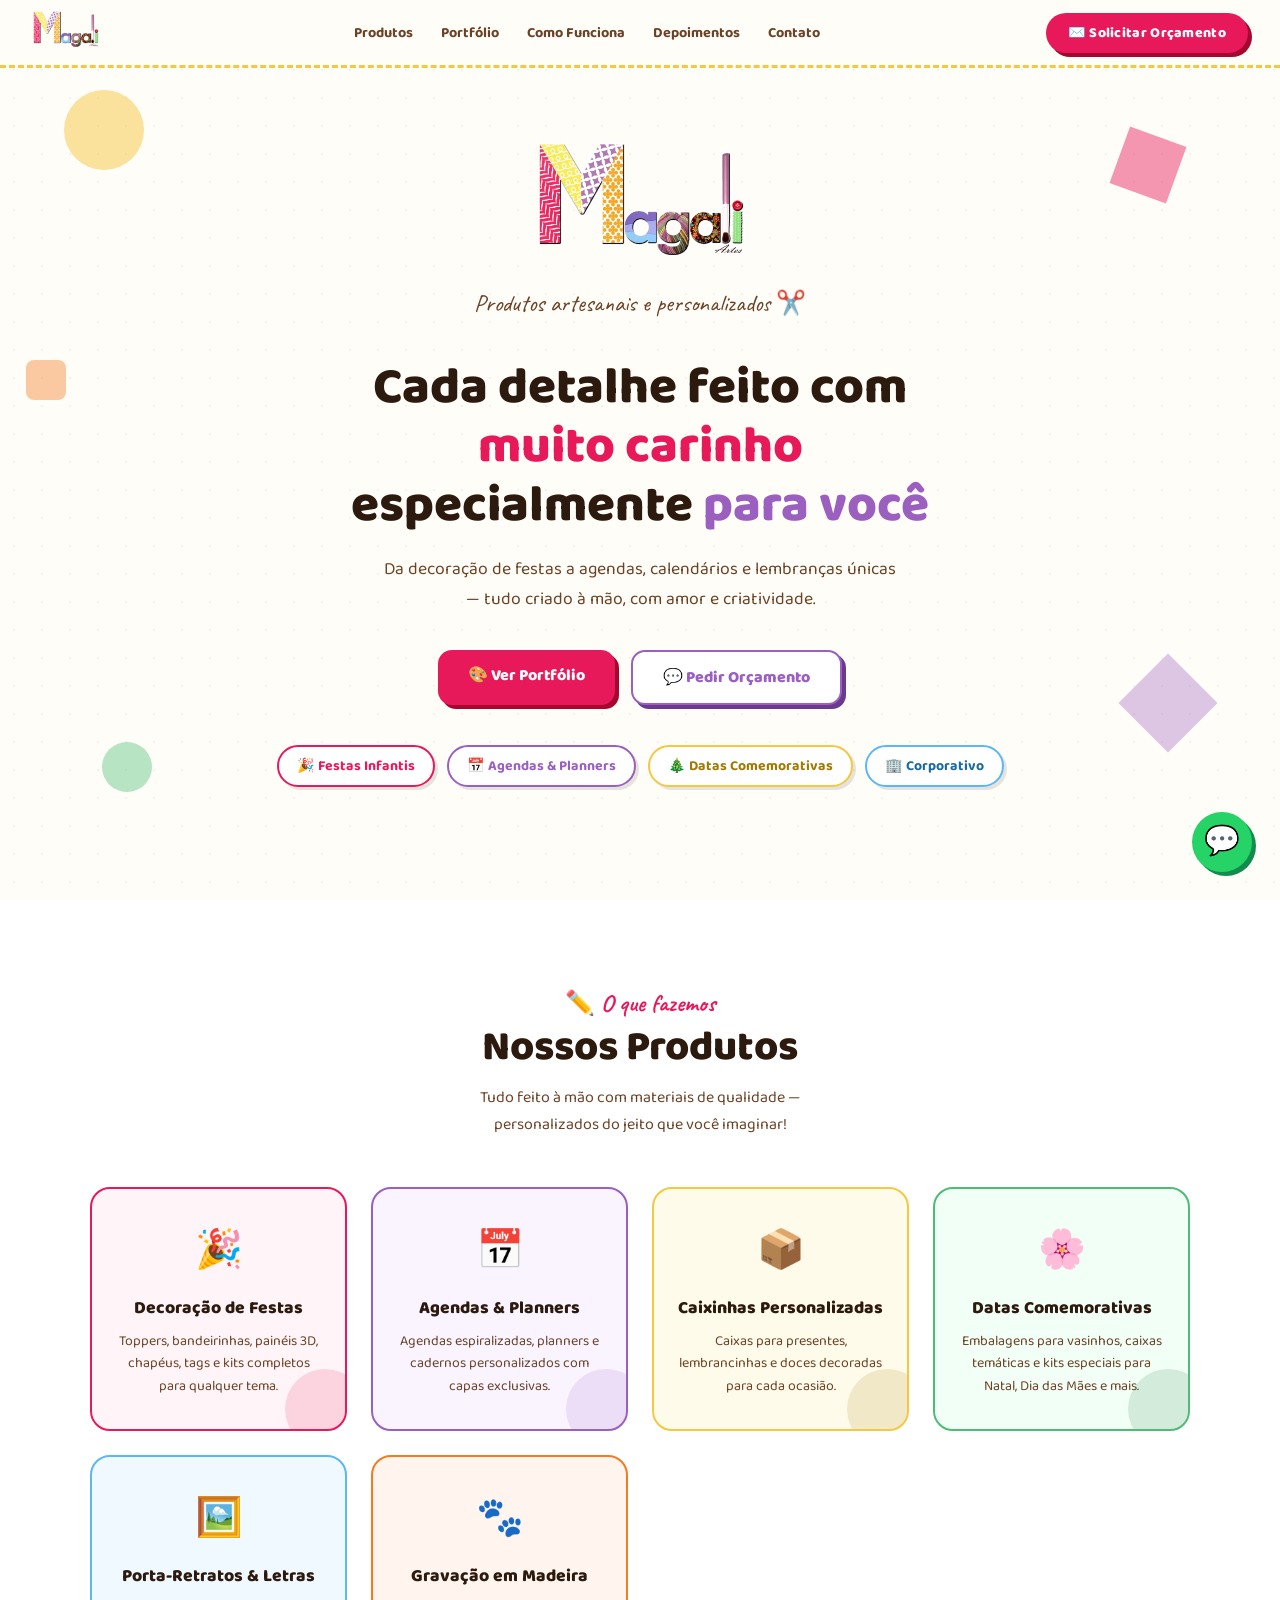
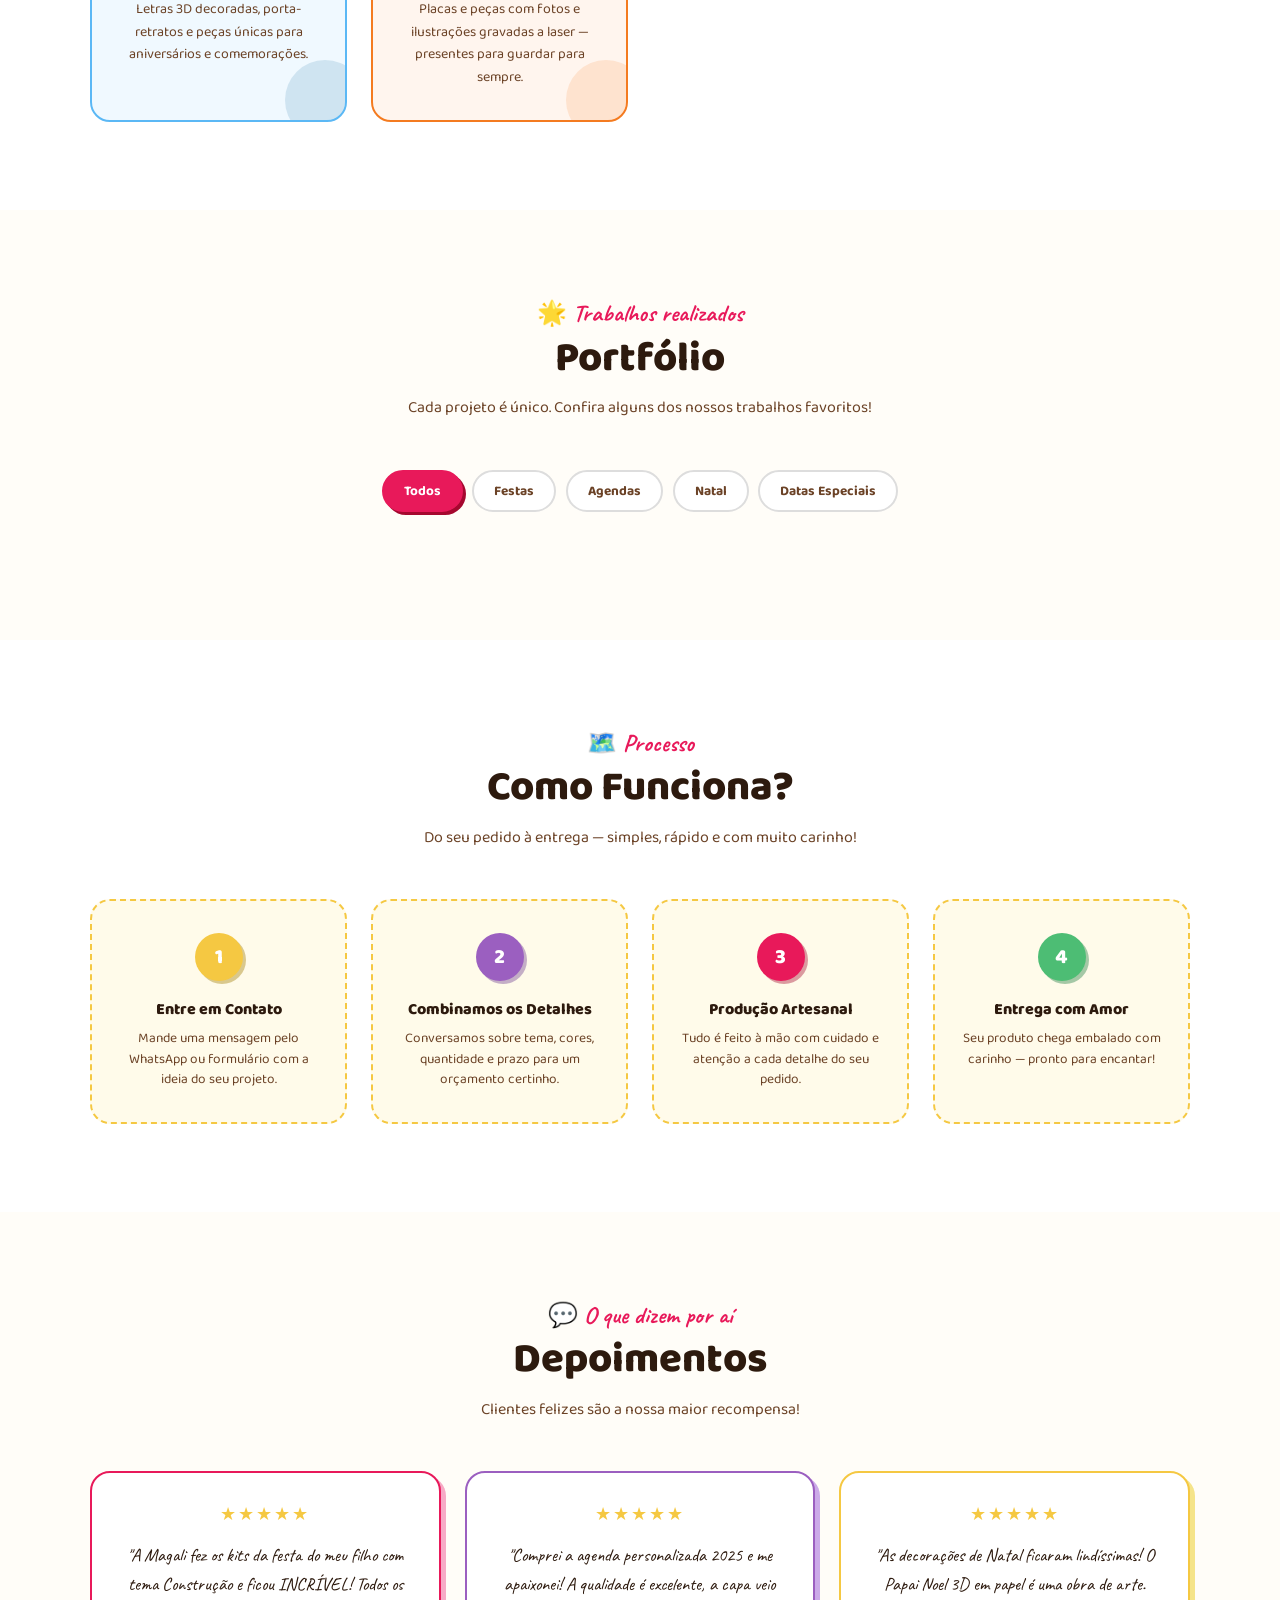
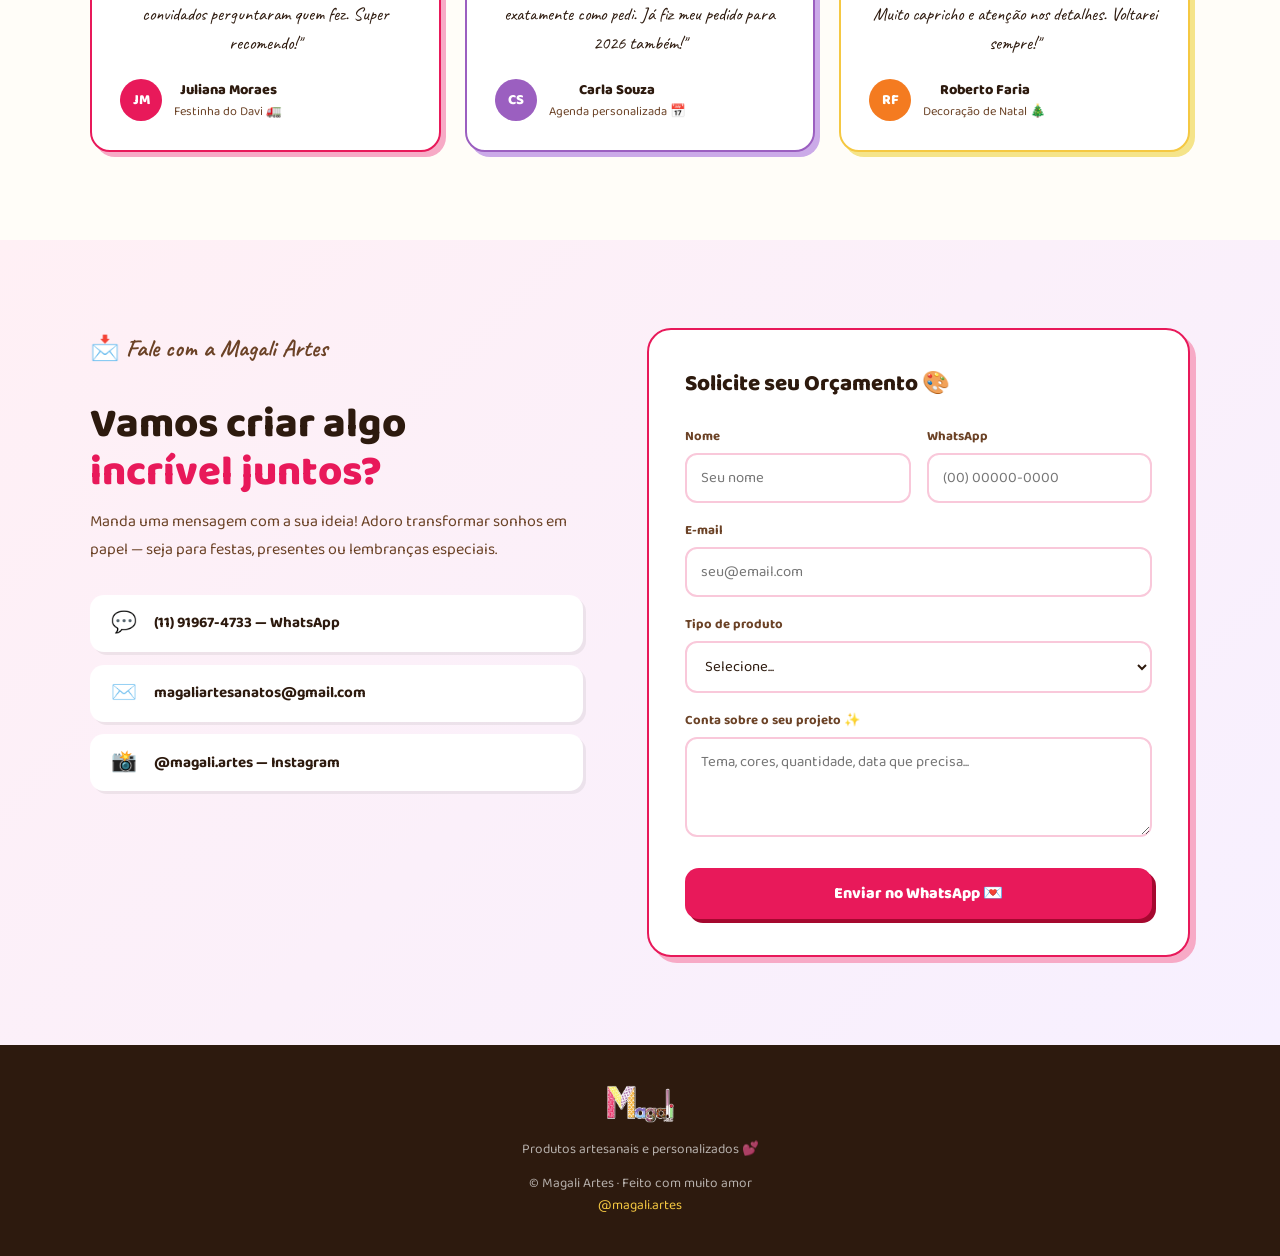
<file: index.html>
<!DOCTYPE html>
<html lang="pt-BR">
<link rel="stylesheet" href="css/style.css">
<head>
  <meta charset="UTF-8">
  <meta name="viewport" content="width=device-width, initial-scale=1.0">
  <link rel="icon" href="images/favicon.png" sizes="32x32" type="image/png">
  <link rel="icon" href="images/favicon.png" sizes="16x16" type="image/png">
  <title>Magali Artes – Personalizados</title>
  <link href="https://fonts.googleapis.com/css2?family=Baloo+2:wght@400;600;700;800&family=Caveat:wght@400;700&display=swap" rel="stylesheet">
</head>
<body>

<!-- NAV -->
<nav>
  <a href="#inicio"><img class="nav-logo" src="images/logo_semfundo_comborda.png">
    <ul class="nav-links">
    <li><a href="#produtos">Produtos</a></li>
    <li><a href="#portfolio">Portfólio</a></li>
    <li><a href="#como">Como Funciona</a></li>
    <li><a href="#depoimentos">Depoimentos</a></li>
    <li><a href="#contato">Contato</a></li>
  </ul>
  </a>
  <a href="#contato" class="nav-cta">✉️ Solicitar Orçamento</a>
</nav>

<!-- HERO -->
<section class="hero" id="inicio">
  <div class="hero-shape hs1"></div>
  <div class="hero-shape hs2"></div>
  <div class="hero-shape hs3"></div>
  <div class="hero-shape hs4"></div>
  <div class="hero-shape hs5"></div>
  <div class="hero-inner">
    <img class="hero-logo" src="images/logo_semfundo_comborda.png">
      <p class="hero-tagline">Produtos artesanais e personalizados ✂️</p>
    <h1>Cada detalhe feito com <span class="c-rosa"><br>muito carinho</span><br>especialmente <span class="c-roxo">para você</span></h1>
    <p>Da decoração de festas a agendas, calendários e lembranças únicas — tudo criado à mão, com amor e criatividade.</p>
    <div class="hero-btns">
      <a href="#portfolio" class="btn-rosa">🎨 Ver Portfólio</a>
      <a href="#contato" class="btn-branco">💬 Pedir Orçamento</a>
    </div>
    <div class="chips">
      <span class="chip chip-rosa">🎉 Festas Infantis</span>
      <span class="chip chip-roxo">📅 Agendas & Planners</span>
      <span class="chip chip-amarelo">🎄 Datas Comemorativas</span>
      <span class="chip chip-azul">🏢 Corporativo</span>
    </div>
  </div>
</section>

<!-- PRODUTOS -->
<section class="produtos" id="produtos">
  <div class="container center">
    <p class="sec-label">✏️ O que fazemos</p>
    <h2 class="sec-title">Nossos Produtos</h2>
    <p class="sec-sub">Tudo feito à mão com materiais de qualidade — <br>personalizados do jeito que você imaginar!</p>
    <div class="produtos-grid">
      <a href="decoracaofesta.html" class="prod-card pc-rosa">
        <span class="prod-emoji">🎉</span>
        <h3>Decoração de Festas</h3>
        <p>Toppers, bandeirinhas, painéis 3D, chapéus, tags e kits completos para qualquer tema.</p>
      
      </a>
      <div class="prod-card pc-roxo">
        <span class="prod-emoji">📅</span>
        <h3>Agendas & Planners</h3>
        <p>Agendas espiralizadas, planners e cadernos personalizados com capas exclusivas.</p>
      </div>
      <div class="prod-card pc-amarelo">
        <span class="prod-emoji">📦</span>
        <h3>Caixinhas Personalizadas</h3>
        <p>Caixas para presentes, lembrancinhas e doces decoradas para cada ocasião.</p>
      </div>
      <div class="prod-card pc-verde">
        <span class="prod-emoji">🌸</span>
        <h3>Datas Comemorativas</h3>
        <p>Embalagens para vasinhos, caixas temáticas e kits especiais para Natal, Dia das Mães e mais.</p>
      </div>
      <div class="prod-card pc-azul">
        <span class="prod-emoji">🖼️</span>
        <h3>Porta-Retratos & Letras</h3>
        <p>Letras 3D decoradas, porta-retratos e peças únicas para aniversários e comemorações.</p>
      </div>
      <div class="prod-card pc-laranja">
        <span class="prod-emoji">🐾</span>
        <h3>Gravação em Madeira</h3>
        <p>Placas e peças com fotos e ilustrações gravadas a laser — presentes para guardar para sempre.</p>
      </div>
    </div>
  </div>
</section>

<!-- PORTFÓLIO -->
<section class="portfolio" id="portfolio">
  <div class="container center">
    <p class="sec-label">🌟 Trabalhos realizados</p>
    <h2 class="sec-title">Portfólio</h2>
    <p class="sec-sub">Cada projeto é único. Confira alguns dos nossos trabalhos favoritos!</p>
    <div class="filtros">
      <button class="filtro ativo" onclick="filtrar(this,'todos')">Todos</button>
      <button class="filtro" onclick="filtrar(this,'festa')">Festas</button>
      <button class="filtro" onclick="filtrar(this,'agenda')">Agendas</button>
      <button class="filtro" onclick="filtrar(this,'natal')">Natal</button>
      <button class="filtro" onclick="filtrar(this,'especial')">Datas Especiais</button>
    </div>
    <div class="port-grid" id="port-grid"></div>
  </div>
</section>

<!-- COMO FUNCIONA -->
<section class="como" id="como">
  <div class="container center">
    <p class="sec-label">🗺️ Processo</p>
    <h2 class="sec-title">Como Funciona?</h2>
    <p class="sec-sub">Do seu pedido à entrega — simples, rápido e com muito carinho!</p>
    <div class="passos">
      <div class="passo">
        <div class="passo-num">1</div>
        <h4>Entre em Contato</h4>
        <p>Mande uma mensagem pelo WhatsApp ou formulário com a ideia do seu projeto.</p>
      </div>
      <div class="passo">
        <div class="passo-num" style="background:var(--roxo);box-shadow:3px 3px 0 rgba(107,58,143,.4)">2</div>
        <h4>Combinamos os Detalhes</h4>
        <p>Conversamos sobre tema, cores, quantidade e prazo para um orçamento certinho.</p>
      </div>
      <div class="passo">
        <div class="passo-num" style="background:var(--rosa);box-shadow:3px 3px 0 rgba(165,8,47,.4)">3</div>
        <h4>Produção Artesanal</h4>
        <p>Tudo é feito à mão com cuidado e atenção a cada detalhe do seu pedido.</p>
      </div>
      <div class="passo">
        <div class="passo-num" style="background:var(--verde);box-shadow:3px 3px 0 rgba(30,122,64,.4)">4</div>
        <h4>Entrega com Amor</h4>
        <p>Seu produto chega embalado com carinho — pronto para encantar!</p>
      </div>
    </div>
  </div>
</section>

<!-- DEPOIMENTOS -->
<section class="depos" id="depoimentos">
  <div class="container center">
    <p class="sec-label">💬 O que dizem por aí</p>
    <h2 class="sec-title">Depoimentos</h2>
    <p class="sec-sub">Clientes felizes são a nossa maior recompensa!</p>
    <div class="depos-grid">
      <div class="depo d1">
        <div class="stars">★★★★★</div>
        <p class="depo-txt">"A Magali fez os kits da festa do meu filho com tema Construção e ficou INCRÍVEL! Todos os convidados perguntaram quem fez. Super recomendo!"</p>
        <div class="depo-autor">
          <div class="ava" style="background:var(--rosa)">JM</div>
          <div><p class="depo-nome">Juliana Moraes</p><p class="depo-desc">Festinha do Davi 🚛</p></div>
        </div>
      </div>
      <div class="depo d2">
        <div class="stars">★★★★★</div>
        <p class="depo-txt">"Comprei a agenda personalizada 2025 e me apaixonei! A qualidade é excelente, a capa veio exatamente como pedi. Já fiz meu pedido para 2026 também!"</p>
        <div class="depo-autor">
          <div class="ava" style="background:var(--roxo)">CS</div>
          <div><p class="depo-nome">Carla Souza</p><p class="depo-desc">Agenda personalizada 📅</p></div>
        </div>
      </div>
      <div class="depo d3">
        <div class="stars">★★★★★</div>
        <p class="depo-txt">"As decorações de Natal ficaram lindíssimas! O Papai Noel 3D em papel é uma obra de arte. Muito capricho e atenção nos detalhes. Voltarei sempre!"</p>
        <div class="depo-autor">
          <div class="ava" style="background:var(--laranja)">RF</div>
          <div><p class="depo-nome">Roberto Faria</p><p class="depo-desc">Decoração de Natal 🎄</p></div>
        </div>
      </div>
    </div>
  </div>
</section>

<!-- CONTATO -->
<section class="contato" id="contato">
  <div class="container">
    <div class="contato-grid">
      <div class="contato-info">
        <p class="sec-label">📩 Fale com a Magali Artes</p>
        <h2 class="sec-title" style="text-align:left">Vamos criar algo<br><em style="color:var(--rosa);font-style:normal">incrível juntos?</em></h2>
        <p>Manda uma mensagem com a sua ideia! Adoro transformar sonhos em papel — seja para festas, presentes ou lembranças especiais.</p>
        <div class="clinks">
          <a class="clink" href="https://wa.me/5511919674733" target="_blank">
            <span class="clink-ico">💬</span>
            <span>(11) 91967-4733 — WhatsApp</span>
          </a>
          <a class="clink" href="mailto:magaliartesanatos@gmail.com">
            <span class="clink-ico">✉️</span>
            <span>magaliartesanatos@gmail.com</span>
          </a>
          <a class="clink" href="https://instagram.com/magali.artes" target="_blank">
            <span class="clink-ico">📸</span>
            <span>@magali.artes — Instagram</span>
          </a>
        </div>
      </div>
      <div class="form-box">
        <h3>Solicite seu Orçamento 🎨</h3>
        <div class="fr">
          <div class="fg"><label>Nome</label><input type="text" placeholder="Seu nome" id="f-nome"></div>
          <div class="fg"><label>WhatsApp</label><input type="tel" placeholder="(00) 00000-0000" required pattern="\(\d{2}\)\s\d{5}-\d{4}" id="f-tel"></div>
        </div>
        <div class="fg"><label>E-mail</label><input type="email" placeholder="seu@email.com" id="f-email"></div>
        <div class="fg">
          <label>Tipo de produto</label>
          <select id="f-tipo">
            <option value="">Selecione...</option>
            <option>Decoração de festa infantil</option>
            <option>Agenda ou planner personalizado</option>
            <option>Caixinhas e embalagens</option>
            <option>Decoração de Natal</option>
            <option>Dia das Mães / Namorados</option>
            <option>Gravação em madeira</option>
            <option>Letras 3D decoradas</option>
            <option>Outro (vou descrever abaixo)</option>
          </select>
        </div>
        <div class="fg">
          <label>Conta sobre o seu projeto ✨</label>
          <textarea id="f-msg" placeholder="Tema, cores, quantidade, data que precisa..."></textarea>
        </div>
        <button class="form-btn" onclick="enviar()">Enviar no WhatsApp 💌</button>
      </div>
    </div>
  </div>
</section>

<!-- FOOTER -->
<footer>
  <img class="footer-logo" src="images/logo_semfundo_comborda.png">
    <p>Produtos artesanais e personalizados 💕</p>
  <p style="margin-top:.75rem">© <span id="ano"></span> Magali Artes · Feito com muito amor<br>
    <a href="https://instagram.com/magali.artes" target="_blank">@magali.artes</a>
  </p>
</footer>

<a class="wa-btn" href="https://wa.me/5511919674733" target="_blank" title="WhatsApp">💬</a>
<div id="toast">Abrindo WhatsApp... 💌</div>
</body>
</html>
</file>
<file: css/style.css>
*,*::before,*::after{box-sizing:border-box;margin:0;padding:0}
:root{
  --rosa:#E8195A;
  --rosa-claro:#FFF0F5;
  --amarelo:#F5C842;
  --amarelo-claro:#FFFBEA;
  --roxo:#9B5FC0;
  --roxo-claro:#F7F0FF;
  --laranja:#F47B20;
  --verde:#4DBD74;
  --azul:#5BB8F5;
  --branco:#FFFFFF;
  --creme:#FFFDF8;
  --texto:#2D1A0E;
  --texto-medio:#6B4226;
  --borda-pontilhada: 3px dashed;
}
html{scroll-behavior:smooth}
body{font-family:'Baloo 2',cursive;color:var(--texto);background:var(--creme);overflow-x:hidden;cursor:default}

/* padrão de fundo pontilhado */
body::before{
  content:'';position:fixed;inset:0;z-index:-1;
  background-image:radial-gradient(circle,#ddd 1px,transparent 1px);
  background-size:28px 28px;
  opacity:.35;
}

/* ── NAV ── */
nav{
  position:fixed;top:0;left:0;right:0;z-index:200;
  background:rgba(255,253,248,.95);
  backdrop-filter:blur(10px);
  border-bottom:3px dashed var(--amarelo);
  padding:0 2rem;
  display:flex;align-items:center;justify-content:space-between;
  height:68px;
}
.nav-logo{
  height:38px;
  width:auto;
}
.nav-links{display:flex;gap:1.75rem;list-style:none}
.nav-links a{
  text-decoration:none;font-weight:700;font-size:.9rem;
  color:var(--texto-medio);
  position:relative;transition:color .2s;
  padding-bottom:2px;
}
.nav-links a::after{
  content:'';position:absolute;bottom:0;left:0;width:0;height:2px;
  background:var(--rosa);border-radius:2px;transition:width .25s;
}
.nav-links a:hover{color:var(--rosa)}
.nav-links a:hover::after{width:100%}
.nav-cta{
  background:var(--rosa);color:white;
  padding:9px 22px;border-radius:50px;
  font-weight:800;font-size:.88rem;
  text-decoration:none;
  box-shadow:4px 4px 0 #A5082F;
  transition:transform .15s,box-shadow .15s;
  letter-spacing:.3px;
}
.nav-cta:hover{transform:translate(-2px,-2px);box-shadow:6px 6px 0 #A5082F}
.nav-cta:active{transform:translate(2px,2px);box-shadow:2px 2px 0 #A5082F}

/* ── HERO ── */
.hero{
  min-height:100vh;
  background:none;
  display:flex;align-items:center;justify-content:center;
  padding:90px 2rem 4rem;
  position:relative;overflow:hidden;
  text-align:center;
}
/* decorações geométricas do hero */
.hero-shape{position:absolute;pointer-events:none}
.hs1{top:10%;left:5%;width:80px;height:80px;background:var(--amarelo);border-radius:50%;opacity:.5;animation:boing 3s ease-in-out infinite}
.hs2{top:15%;right:8%;width:60px;height:60px;background:var(--rosa);transform:rotate(20deg);opacity:.45;animation:boing 3.5s ease-in-out infinite .5s}
.hs3{bottom:12%;left:8%;width:50px;height:50px;background:var(--verde);border-radius:50%;opacity:.4;animation:boing 4s ease-in-out infinite 1s}
.hs4{bottom:18%;right:6%;width:70px;height:70px;background:var(--roxo);transform:rotate(45deg);opacity:.35;animation:boing 3.2s ease-in-out infinite .8s}
.hs5{top:40%;left:2%;width:40px;height:40px;background:var(--laranja);border-radius:8px;opacity:.4;animation:boing 2.8s ease-in-out infinite .3s}
@keyframes boing{0%,100%{transform:scale(1) rotate(0deg)}50%{transform:scale(1.15) rotate(8deg)}}

.hero-inner{position:relative;max-width:800px}
.hero-logo{
  max-height:120px;   /* controla pela altura */
  width:auto;         /* mantém proporção */
  display:block;
  margin:0 auto 1.5rem;
}
.hero-tagline{
  font-family:'Caveat',cursive;
  font-size:clamp(1rem,2.5vw,1.5rem) !important;
  color:var(--texto-medio);margin-bottom:.5rem;
}
.hero h1{
  font-size:clamp(2rem,5vw,3.2rem);
  font-weight:800;line-height:1.15;
  color:var(--texto);margin-bottom:1.2rem;
}
.hero h1 .c-rosa{color:var(--rosa)}
.hero h1 .c-roxo{color:var(--roxo)}
.hero p{
  font-size:1.1rem;color:var(--texto-medio);
  line-height:1.7;max-width:520px;margin:0 auto 2.2rem;
}
.hero-btns{display:flex;gap:1rem;justify-content:center;flex-wrap:wrap}
.btn-rosa{
  background:var(--rosa);color:white;
  padding:13px 30px;border-radius:14px;
  font-family:'Baloo 2',cursive;font-weight:800;font-size:1rem;
  text-decoration:none;
  box-shadow:4px 4px 0 #A5082F;
  transition:transform .15s,box-shadow .15s;
}
.btn-rosa:hover{transform:translate(-2px,-2px);box-shadow:6px 6px 0 #A5082F}
.btn-branco{
  background:white;color:var(--roxo);
  border:2.5px solid var(--roxo);
  padding:13px 30px;border-radius:14px;
  font-family:'Baloo 2',cursive;font-weight:800;font-size:1rem;
  text-decoration:none;
  box-shadow:4px 4px 0 #6B3A8F;
  transition:transform .15s,box-shadow .15s;
}
.btn-branco:hover{transform:translate(-2px,-2px);box-shadow:6px 6px 0 #6B3A8F;background:var(--roxo-claro)}

.chips{display:flex;gap:.75rem;justify-content:center;flex-wrap:wrap;margin-top:2.5rem}
.chip{
  background:white;border-radius:50px;
  padding:8px 18px;
  font-weight:700;font-size:.88rem;
  box-shadow:3px 3px 0 rgba(0,0,0,.1);
  border:2px solid transparent;
}
.chip-rosa{border-color:var(--rosa);color:var(--rosa)}
.chip-amarelo{border-color:var(--amarelo);color:#A07A00}
.chip-roxo{border-color:var(--roxo);color:var(--roxo)}
.chip-verde{border-color:var(--verde);color:#1E7A40}
.chip-azul{border-color:var(--azul);color:#1A6AA0}

/* ── SECTIONS ── */
section{padding:5.5rem 2rem}
.container{max-width:1100px;margin:0 auto}
.sec-label{
  font-family:'Caveat',cursive;
  font-size:1.5rem;font-weight:700;
  color:var(--rosa);margin-bottom:.4rem;
}
.sec-title{
  font-size:clamp(1.8rem,3.5vw,2.6rem);
  font-weight:800;line-height:1.15;color:var(--texto);
  margin-bottom:.75rem;
}
.sec-sub{
  font-size:1rem;color:var(--texto-medio);
  line-height:1.7;max-width:520px;margin:0 auto 3rem;
  white-space: nowrap;
  display: inline-block;
  width: fit-content;
}
.center{text-align:center}

/* ── PRODUTOS ── */
.produtos{background:white}
.produtos-grid{
  display:grid;
  grid-template-columns:repeat(auto-fit,minmax(230px,1fr));
  gap:1.5rem;
}
.prod-card{
  border-radius:20px;padding:2rem 1.5rem;
  border:2.5px solid;
  transition:transform .2s,box-shadow .2s;
  position:relative;overflow:hidden;
  text-decoration:none;
  color:inherit;
}
.prod-card::before{
  content:'';position:absolute;bottom:-20px;right:-20px;
  width:80px;height:80px;border-radius:50%;opacity:.15;
  background:currentColor;
}
.prod-card:hover{transform:translate(-3px,-3px)}
.pc-rosa{border-color:var(--rosa);background:#FFF5F8;color:var(--rosa)}
.pc-rosa:hover{box-shadow:6px 6px 0 var(--rosa)}
.pc-amarelo{border-color:var(--amarelo);background:#FFFBEA;color:#A07A00}
.pc-amarelo:hover{box-shadow:6px 6px 0 var(--amarelo)}
.pc-roxo{border-color:var(--roxo);background:#F9F4FF;color:var(--roxo)}
.pc-roxo:hover{box-shadow:6px 6px 0 var(--roxo)}
.pc-verde{border-color:var(--verde);background:#F2FFF7;color:#1E7A40}
.pc-verde:hover{box-shadow:6px 6px 0 var(--verde)}
.pc-laranja{border-color:var(--laranja);background:#FFF5EE;color:var(--laranja)}
.pc-laranja:hover{box-shadow:6px 6px 0 var(--laranja)}
.pc-azul{border-color:var(--azul);background:#F0F9FF;color:#1A6AA0}
.pc-azul:hover{box-shadow:6px 6px 0 var(--azul)}

.prod-emoji{font-size:2.4rem;margin-bottom:.75rem;display:block}
.prod-card h3{font-size:1.1rem;font-weight:800;color:var(--texto);margin-bottom:.5rem}
.prod-card p{font-size:.88rem;color:var(--texto-medio);line-height:1.6}

.mini-grid{
  display:flex;
  flex-wrap:wrap;
  gap:1rem;
  justify-content:center;
  margin-top:2rem;
}
.mini-grid a,
.mini-grid a:hover,
.mini-grid a:visited{
  text-decoration:none;
  color:inherit;
}
.mini-card{
  width:140px;
  padding:.7rem;
  min-height:auto;
  border-radius:14px;
}

.mini-card .prod-emoji{
  font-size:1.3rem;
  margin-bottom:.3rem;
}

.mini-card h3{
  font-size:.8rem;
  line-height:1.2;
}

.mini-card p{
  display:none;
}

.mini-card.ativo{
  transform:scale(1.05);
  box-shadow:0 0 0 3px rgba(0,0,0,.08);
}
  
.categoria-header{
  text-align:center;
  margin:2rem auto 1.5rem;
  max-width:700px;
}

.categoria-tag{
  color:var(--rosa);
  font-weight:700;
  margin-bottom:.5rem;
}

.categoria-header h1{
  font-size:clamp(1.5rem,3vw,2.2rem);
  margin-bottom:.7rem;
}

.categoria-header p{
  color:var(--texto-medio);
  line-height:1.7;
}
.galeria{
  display:grid;
  grid-template-columns:repeat(auto-fit,minmax(250px,1fr));
  gap:1.2rem;
  margin-top:3rem;
}

.foto{
  overflow:hidden;
  border-radius:20px;
  background:white;
  box-shadow:4px 4px 12px rgba(0,0,0,.08);
  transition:transform .2s;
}

.foto:hover{
  transform:translateY(-4px);
}

.foto img{
  width:100%;
  height:100%;
  object-fit:cover;
  display:block;
}
  
  
/* ── PORTFÓLIO ── */
.portfolio{background:var(--creme)}
.filtros{display:flex;gap:.6rem;justify-content:center;flex-wrap:wrap;margin-bottom:2.5rem}
.filtro{
  padding:8px 20px;border-radius:50px;
  border:2.5px solid #ddd;
  background:white;color:var(--texto-medio);
  font-family:'Baloo 2',cursive;font-weight:700;font-size:.85rem;
  cursor:pointer;transition:all .2s;
}
.filtro.ativo,.filtro:hover{
  background:var(--rosa);color:white;border-color:var(--rosa);
  box-shadow:3px 3px 0 #A5082F;
}
.port-grid{
  display:grid;
  grid-template-columns:repeat(auto-fill,minmax(250px,1fr));
  gap:1.25rem;
}
.port-item{
  border-radius:18px;overflow:hidden;
  aspect-ratio:4/3;position:relative;
  cursor:pointer;
  border:2.5px solid white;
  box-shadow:4px 4px 0 rgba(0,0,0,.1);
  transition:transform .25s,box-shadow .25s;
}
.port-item:hover{transform:translate(-3px,-3px);box-shadow:7px 7px 0 rgba(0,0,0,.15)}
.port-bg{
  width:100%;height:100%;
  display:flex;flex-direction:column;
  align-items:center;justify-content:center;gap:.6rem;
}
.port-em{font-size:2.8rem;filter:drop-shadow(2px 2px 0 rgba(0,0,0,.2))}
.port-txt{font-weight:800;font-size:.95rem;color:white;text-align:center;
  padding:0 .75rem;text-shadow:1px 1px 3px rgba(0,0,0,.3)}
.port-overlay{
  position:absolute;inset:0;
  background:rgba(45,26,14,.55);
  display:flex;align-items:center;justify-content:center;
  opacity:0;transition:opacity .3s;border-radius:16px;
}
.port-item:hover .port-overlay{opacity:1}
.port-overlay span{
  color:white;font-weight:800;font-size:.95rem;
  background:rgba(255,255,255,.2);
  padding:10px 22px;border-radius:50px;
  border:2px solid rgba(255,255,255,.6);
}

/* ── COMO FUNCIONA ── */
.como{background:white}
.passos{
  display:grid;
  grid-template-columns:repeat(auto-fit,minmax(200px,1fr));
  gap:1.5rem;
  counter-reset:passos;
}
.passo{
  text-align:center;padding:2rem 1.5rem;
  border-radius:20px;
  border:2.5px dashed var(--amarelo);
  background:var(--amarelo-claro);
  position:relative;
}
.passo-num{
  width:48px;height:48px;border-radius:50%;
  background:var(--amarelo);
  display:flex;align-items:center;justify-content:center;
  font-weight:800;font-size:1.3rem;color:white;
  margin:0 auto 1rem;
  box-shadow:3px 3px 0 rgba(160,122,0,.4);
}
.passo h4{font-size:1rem;font-weight:800;color:var(--texto);margin-bottom:.4rem}
.passo p{font-size:.85rem;color:var(--texto-medio);line-height:1.5}

/* ── DEPOIMENTOS ── */
.depos{background:var(--creme)}
.depos-grid{
  display:grid;
  grid-template-columns:repeat(auto-fit,minmax(280px,1fr));
  gap:1.5rem;
}
.depo{
  background:white;border-radius:20px;
  padding:1.75rem;
  border:2.5px solid;
  box-shadow:5px 5px 0;
}
.d1{border-color:var(--rosa);box-shadow-color:var(--rosa)/* unsupported – set below */}
.d1{box-shadow:5px 5px 0 #f7aac6}
.d2{border-color:var(--roxo);box-shadow:5px 5px 0 #cbaae8}
.d3{border-color:var(--amarelo);box-shadow:5px 5px 0 #f5e48a}
.stars{font-size:1.1rem;color:var(--amarelo);letter-spacing:2px;margin-bottom:.75rem}
.depo-txt{font-family:'Caveat',cursive;font-size:1.15rem;color:var(--texto);
  line-height:1.6;margin-bottom:1.2rem}
.depo-autor{display:flex;align-items:center;gap:.75rem}
.ava{
  width:42px;height:42px;border-radius:50%;
  display:flex;align-items:center;justify-content:center;
  font-weight:800;font-size:.9rem;color:white;
  flex-shrink:0;
}
.depo-nome{font-weight:800;font-size:.9rem}
.depo-desc{font-size:.78rem;color:var(--texto-medio)}

/* ── CONTATO ── */
.contato{
  background:linear-gradient(135deg,#FFF0F5 0%,#F7F0FF 100%);
}
.contato-grid{
  display:grid;grid-template-columns:1fr 1.1fr;
  gap:4rem;align-items:start;
}
@media(max-width:760px){
  .contato-grid{grid-template-columns:1fr;gap:2.5rem}
  .nav-links{display:none}
  .passos{grid-template-columns:1fr 1fr}
}
.contato-info .sec-title{text-align:left}
.contato-info p{color:var(--texto-medio);line-height:1.7;margin-bottom:2rem}
.clinks{display:flex;flex-direction:column;gap:.8rem}
.clink{
  display:flex;align-items:center;gap:.75rem;
  text-decoration:none;color:var(--texto);
  font-weight:700;font-size:.95rem;
  padding:10px 14px;border-radius:14px;
  background:white;
  border:2px solid transparent;
  transition:border-color .2s,transform .15s;
  box-shadow:3px 3px 0 rgba(0,0,0,.06);
}
.clink:hover{border-color:var(--rosa);transform:translate(-2px,-2px)}
.clink-ico{font-size:1.3rem;width:36px;text-align:center}

.form-box{
  background:white;border-radius:24px;
  padding:2.25rem;
  border:2.5px solid var(--rosa);
  box-shadow:6px 6px 0 #f7aac6;
}
.form-box h3{
  font-size:1.4rem;font-weight:800;
  color:var(--texto);margin-bottom:1.5rem;
}
.fg{margin-bottom:1.1rem}
.fg label{display:block;font-weight:700;font-size:.82rem;
  color:var(--texto-medio);margin-bottom:.35rem}
.fg input,.fg select,.fg textarea{
  width:100%;padding:11px 14px;
  border:2px solid #F9C8DA;border-radius:12px;
  font-family:'Baloo 2',cursive;font-size:.93rem;color:var(--texto);
  background:white;outline:none;
  transition:border-color .2s,box-shadow .2s;
}
.fg input:focus,.fg select:focus,.fg textarea:focus{
  border-color:var(--rosa);
  box-shadow:0 0 0 3px rgba(232,25,90,.12);
}
.fg textarea{resize:vertical;min-height:100px}
.fr{display:grid;grid-template-columns:1fr 1fr;gap:1rem}
.form-btn{
  width:100%;background:var(--rosa);color:white;border:none;
  padding:13px;border-radius:14px;
  font-family:'Baloo 2',cursive;font-size:1rem;font-weight:800;
  cursor:pointer;
  box-shadow:4px 4px 0 #A5082F;
  transition:transform .15s,box-shadow .15s;
  margin-top:.35rem;
}
.form-btn:hover{transform:translate(-2px,-2px);box-shadow:6px 6px 0 #A5082F}
.form-btn:active{transform:translate(2px,2px);box-shadow:2px 2px 0 #A5082F}

/* ── FOOTER ── */
footer{
  background:var(--texto);color:rgba(255,255,255,.65);
  text-align:center;padding:2.5rem 2rem;
}
.footer-logo{
  height:38px;
  width:auto;
}
footer p{font-size:.85rem;margin-top:.4rem}
footer a{color:var(--amarelo);text-decoration:none}

/* ── WHATSAPP ── */
.wa-btn{
  position:fixed;bottom:1.75rem;right:1.75rem;z-index:300;
  width:60px;height:60px;border-radius:50%;
  background:#25D366;color:white;
  display:flex;align-items:center;justify-content:center;
  font-size:1.8rem;text-decoration:none;
  box-shadow:4px 4px 0 #128C4E;
  animation:wapulse 2.5s ease-in-out infinite;
}
@keyframes wapulse{0%,100%{box-shadow:4px 4px 0 #128C4E}50%{box-shadow:4px 4px 0 #128C4E,0 0 0 8px rgba(37,211,102,.2)}}

/* ── TOAST ── */
#toast{
  position:fixed;bottom:5.5rem;left:50%;
  transform:translateX(-50%) translateY(16px);
  background:var(--texto);color:white;
  padding:12px 26px;border-radius:50px;
  font-weight:700;font-size:.9rem;
  opacity:0;pointer-events:none;transition:all .3s;z-index:400;
  border:2px solid var(--amarelo);
}
#toast.show{opacity:1;transform:translateX(-50%) translateY(0)}
</file>
